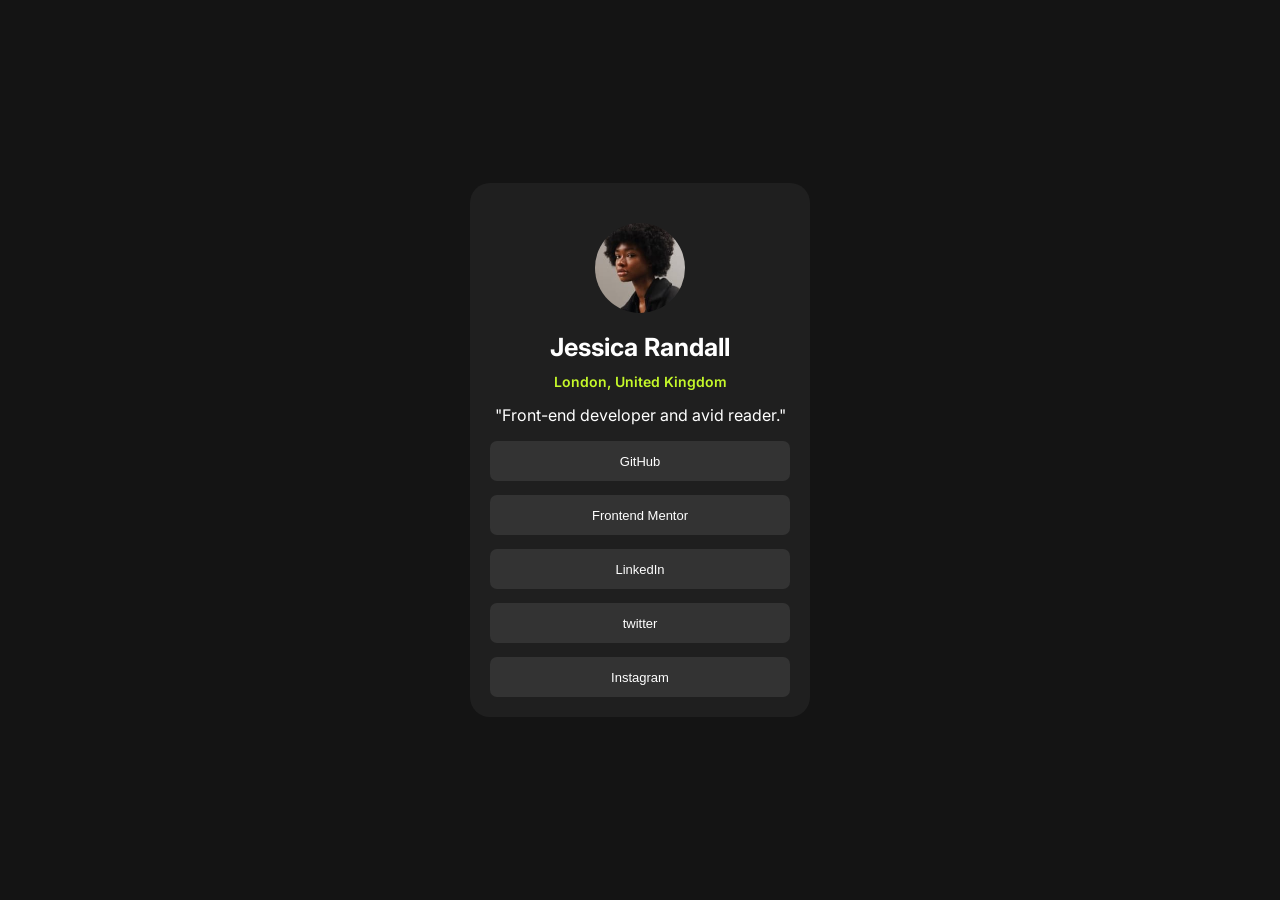
<file: index.html>
<!DOCTYPE html>
<html lang="en">
<head>
  <meta charset="UTF-8">
  <meta name="viewport" content="width=device-width, initial-scale=1.0"> <!-- displays site properly based on user's device -->
<link rel="preconnect" href="https://fonts.googleapis.com">
<link rel="preconnect" href="https://fonts.gstatic.com" crossorigin>
<link href="https://fonts.googleapis.com/css2?family=Inter:ital,opsz,wght@0,14..32,100..900;1,14..32,100..900&display=swap" rel="stylesheet">
  <link rel="icon" type="image/png" sizes="32x32" href="./assets/images/favicon-32x32.png">
  
  <title>Frontend Mentor | Social links profile</title>
<link rel="stylesheet" href="style.css">
  
</head>
<body>
<div class="wrapper">
  <div class="avatar">
<img src="/assets/images/avatar-jessica.jpeg" alt="">

  </div>
  <div class="text">
  <h3>Jessica Randall</h3>
  <h4>London, United Kingdom</h4>
  </div>
 <p> "Front-end developer and avid reader."</p>
<div class="btn">
  <button>GitHub</button>
  <button>Frontend Mentor</button>
  <button>LinkedIn</button>
  <button>twitter</button>
 <button>Instagram</button> 
  </div>
  </div>
 
</body>
</html>
</file>
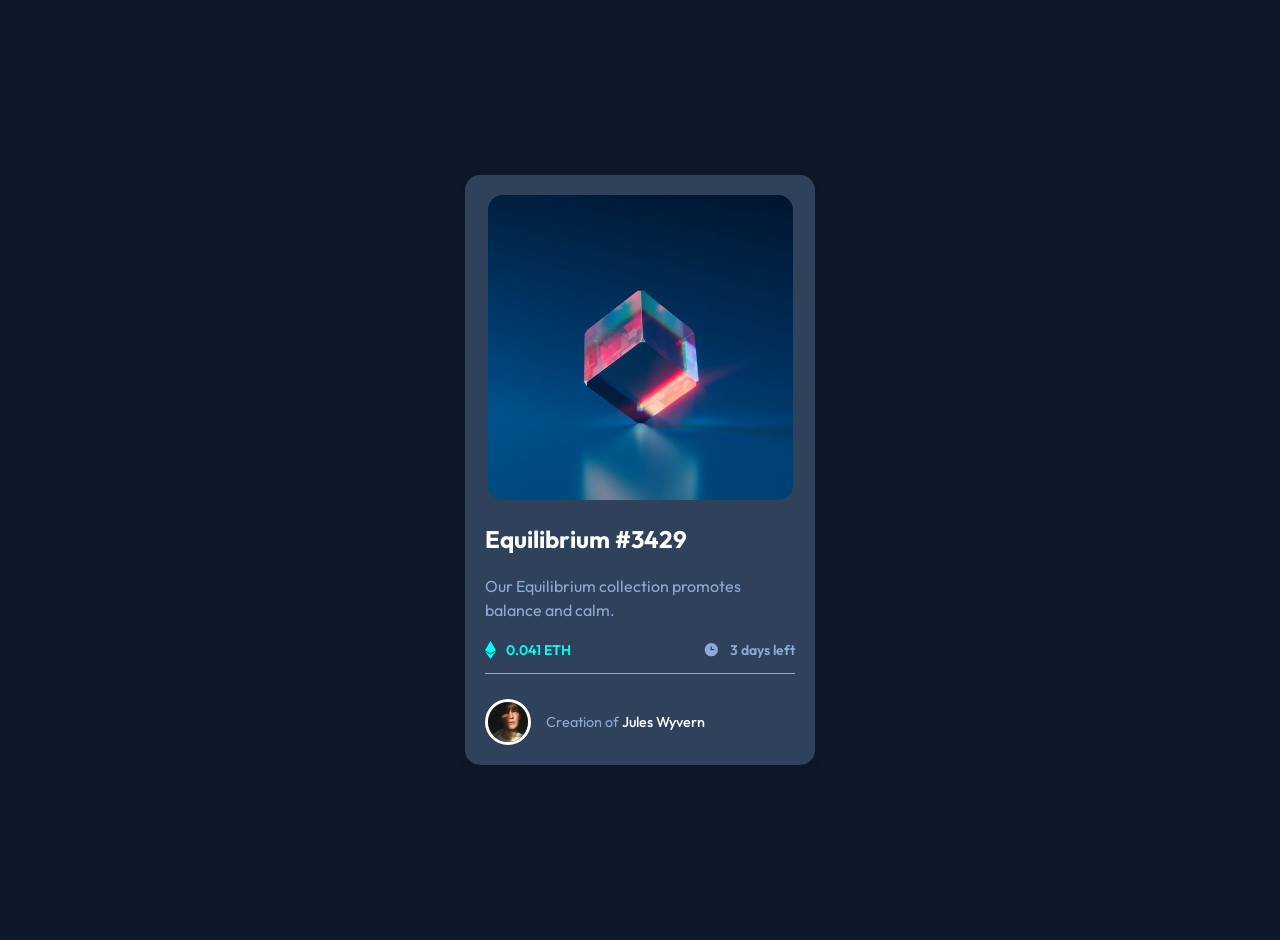
<file: nft-preview-card-component-main/index.html>
<!DOCTYPE html>
<html lang="en">
<head>
  <meta charset="UTF-8">
  <meta name="viewport" content="width=device-width, initial-scale=1.0"> <!-- displays site properly based on user's device -->
<link rel="preconnect" href="https://fonts.googleapis.com">
<link rel="preconnect" href="https://fonts.gstatic.com" crossorigin>
<link href="https://fonts.googleapis.com/css2?family=Outfit:wght@100..900&display=swap" rel="stylesheet">
  <link rel="icon" type="image/png" sizes="32x32" href="./images/favicon-32x32.png">
  
  <title>Frontend Mentor | NFT preview card component</title>
<link rel="stylesheet" href="style.css">
  
</head>
<body>
<div class="card">
  <img class="equilibrium" src="./images/image-equilibrium.jpg" alt="Equilibrium">
  <h1>Equilibrium #3429</h1>
  <p class="description">Our Equilibrium collection promotes balance and calm.</p>
  <div class="price">
  <div class="eth">
    <img src="./images/icon-ethereum.svg" alt="Ethereum" class="ethereum">
    <p>0.041 ETH</p> 
  </div>
  <div class="time">
    <img src="./images/icon-clock.svg" alt="Clock" class="clock">
    <p>3 days left</p>
  </div>
  </div>
  
  <div class="creator">
    <img src="./images/image-avatar.png" alt="Jules Wyvern" class="avatar">
    <p>Creation of <span class="name">Jules Wyvern</span></p>
  </div>







</div>
</body>
</html>
</file>
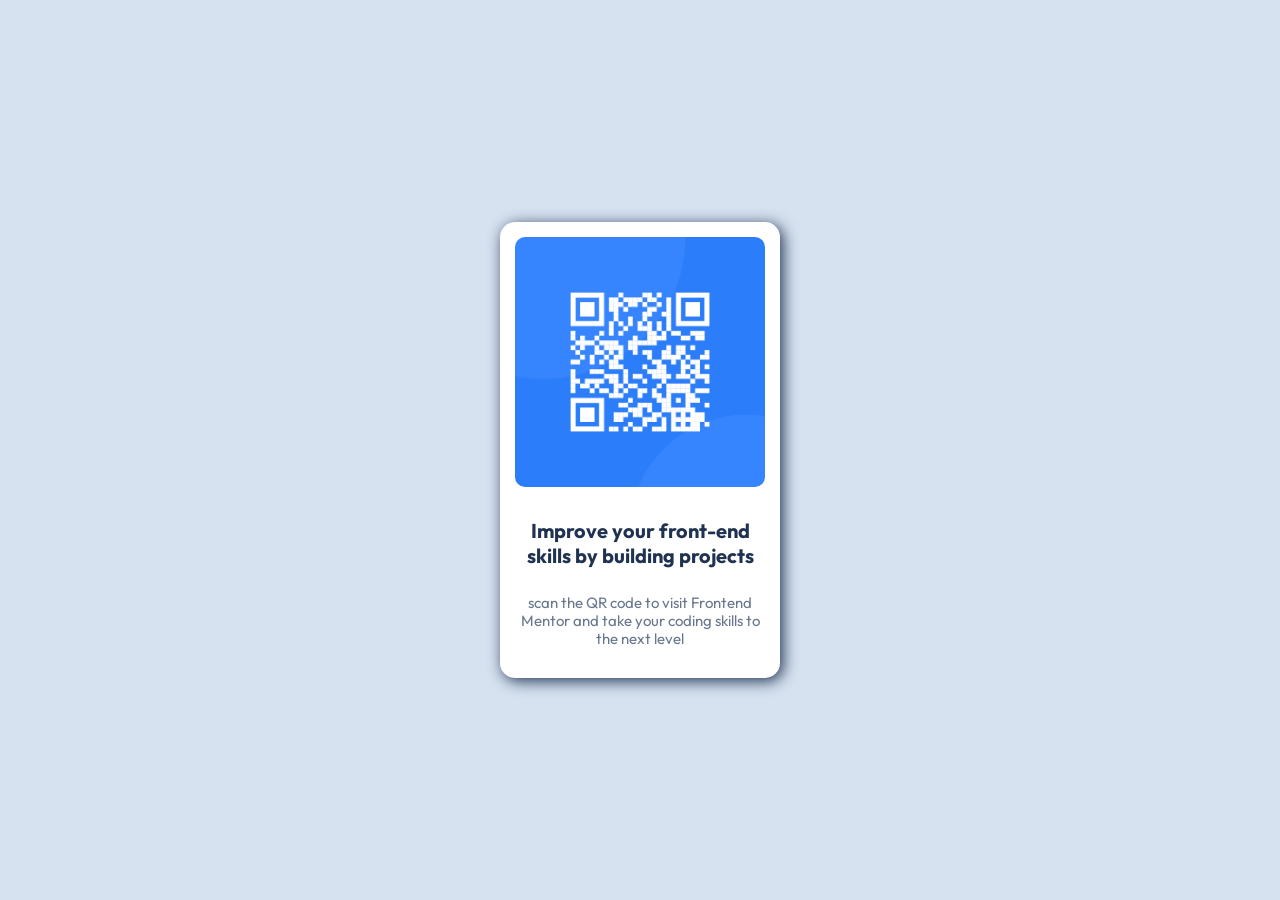
<file: qr-code-component-main/qr-code-component-main/index.html>
<!DOCTYPE html>
<html lang="en">
<head>
    <meta charset="UTF-8">
    <meta name="viewport" content="width=device-width, initial-scale=1.0">
    <link rel="icon" type="image/png" sizes="32x32" href="/qr-code-component-main/images/favicon-32x32.png">
    <link rel="preconnect" href="https://fonts.googleapis.com">
<link rel="preconnect" href="https://fonts.gstatic.com" crossorigin>
<link href="https://fonts.googleapis.com/css2?family=Outfit:wght@100..900&display=swap" rel="stylesheet">
    <title>FrontendMentor | QR code component</title>
    <link rel="stylesheet" href="style.css">
</head>
<body>
    <div class="qr-container">
    <div class="pics">
        <img src="images/image-qr-code.png" alt="qr code">
    </div>
    <h4>Improve your front-end  skills by building projects</h4>
</p>
<p class="ffs">scan the QR code to visit Frontend Mentor and take your coding skills to  the next level</p>
</div>

</body>
</html>
</file>
<file: style.css>
body{
    margin: 0;
    display: flex;
    flex-direction: column;
    justify-content: center;
    align-items: center;
    height: 100vh;
    font-family: "inter",sans-serif;
    background-color:  hsl(0, 0%, 8%);
    overflow: hidden;
}
.wrapper{
    width: 300px;
    background-color: blueviolet;
    border-radius: 20px;
    text-align: center;
padding: 20px;
background-color:hsl(0, 0%, 12%);
}
.avatar img{
    width: 90px;
    border-radius: 50%;
    margin-top: 20px;
}
h3{
    color: white;
    font-weight:700 ;
    font-size: 25px;
}
.text{
line-height: 10px;
}
h4{
    font-weight: 600;
    font-size: 14px;
    color: hsl(75, 94%, 57%);
}
.btn{
    display: flex;
    flex-direction: column;
    gap: 14px;
    
}
button{
    height: 40px;
    text-align: center;
    font-weight: 400;
    font-size: 13px;
    background-color:hsl(0, 0%, 20%);
    border: none;
    border-radius: 7px;
    color: white;
}
button:hover{
    background-color: hsl(75, 94%, 57%);
    color: black;
}
p{
    color: white;
    font-weight: 400;
}



/*



medial query





*/

@media screen and (max-width: 375px) {


body{
    margin: 0;
    display: flex;
    flex-direction: column;
    justify-content: center;
    align-items: center;
    overflow: hidden;
    font-family: "inter",sans-serif;
    background-color:  hsl(0, 0%, 8%);
}
.wrapper{
    width: 270px;
    
    border-radius: 20px;
    text-align: center;
padding: 20px;
background-color:hsl(0, 0%, 12%);
}
.avatar img{
    width: 90px;
    border-radius: 50%;
    margin-top: 20px;
}
h3{
    color: white;
    font-weight:700 ;
    font-size: 25px;
}
.text{
line-height: 10px;
}
h4{
    font-weight: 600;
    font-size: 14px;
    color: hsl(75, 94%, 57%);
}
.btn{
    display: flex;
    flex-direction: column;
    gap: 14px;
    padding-bottom: 10px;
    
}
button{
    height: 40px;
    text-align: center;
    font-weight: 400;
    font-size: 13px;
    background-color:hsl(0, 0%, 20%);
    border: none;
    border-radius: 7px;
    color: white;
}
button:hover{
    background-color: hsl(75, 94%, 57%);
    color: black;
}
p{
    color: white;
    font-weight: 400;
    font-size: 14px;
}




}
</file>
<file: nft-preview-card-component-main/style.css>
body{
    background-color:hsl(217, 54%, 11%);
    font-family: 'Outfit', sans-serif;
    margin: 0;
    padding: 20px;
    display: flex;
    justify-content: center;
    height: 100vh;
}
.card {
    background-color:hsl(215, 32%, 27%);
    border-radius: 15px;
    box-shadow: 0 4px 8px rgba(0, 0, 0, 0.1);
    max-width: 350px;
    margin: auto;
    overflow: hidden;
}
.card .equilibrium {
    width: 87%;
    height: 100%;
    object-fit: cover;
    border-radius: 15px;
    margin-top: 20px;
    margin-left: 23px;

}

h1 {
    color: hsl(0, 0%, 100%);
    font-size: 24px;
    margin: 20px;
}
h1:hover {
    color: hsl(178, 100%, 50%);
    cursor: pointer;
}
.card .description {
    color: hsl(215, 51%, 70%);
    font-size: 16px;
    margin: 0 20px 20px;
    line-height: 1.5;
}
 .price {
    display: flex;
    justify-content: space-between;
    align-items: center;
    font-size: 1.2em;
    margin: 0 20px 20px;
    margin-top: -15px;
    font-size:14px;
    border-bottom: 1px solid hsl(215, 51%, 70%);
}
.price .eth{
    display: flex;
    align-items: center;
    color: hsl(178, 100%, 50%);
    gap: 10px;
    font-weight: 600;
}
.price .time {
    display: flex;
    align-items: center;
    color: hsl(215, 51%, 70%);
    gap: 10px;
    font-weight: 600;
}
.creator {
    display: flex;
    align-items: center;
    gap: 15px;
    padding: 20px;
    margin-top: -15px;
}
.creator .avatar {
    width: 40px;
    height: 40px;
    border-radius: 50%;
    border: 3px solid hsl(0, 0%, 100%);
}
.creator .name {
    color: hsl(0, 0%, 100%);
    font-weight: 500;
}
.creator p {
    color: hsl(215, 51%, 70%);
    font-size: 0.9em;
    margin: 0;
}
.creator .name:hover {
    color: hsl(178, 100%, 50%);
    cursor: pointer;
}
</file>
<file: qr-code-component-main/qr-code-component-main/style.css>
* {
  font-family: "Outfit", sans-serif;}

body{
    margin: 0;
    display: flex;
    flex-direction: column;
    justify-content: center;
    align-items: center;
    height: 100vh;
    overflow: hidden;
    background-color: hsl(212, 45%, 89%);
font-family: "outfit",sans-serif;
}
.qr-container{
    width: 250px;
    background-color: white;
    padding: 15px;
    border-radius: 15px;
    box-shadow: 3px 3px 15px 0 hsl(218, 44%, 22%); 
}

img{
    width: 250px;
    border-radius: 10px;
            
}

h4{
    
    font-size: 20px;
    font-weight: 700;
    color: hsl(218, 44%, 22%);
    text-align: center;
    
    
}
p{
    font-size: 15px;
    text-align: center;
    color: hsl(216, 15%, 48%);
    line-height: 18px;
}








/* media query */
@media screen and (max-width: 375px) {
 body {
   padding: 0;
    margin: 0;
    display: flex;
    justify-content: center;
    align-items: center;
    background-color: hsl(212, 45%, 89%);
    overflow: hidden;
    font-family: "outfit",sans-serif;}

.qr-container{
    width: 280px;
    background-color: white;
    padding: 15px;
    border-radius: 15px;
    box-shadow: 3px 3px 15px 0 hsl(218, 44%, 22%); 
}
img{
    width: 275px;
    border-radius: 10px;}
    h4{
    
    font-size: 23px;
    font-weight: 700;
    color: hsl(218, 44%, 22%);
    text-align: center;
    
    
}
p{
    font-size: 18px;
    text-align: center;
    color: hsl(216, 15%, 48%);
    line-height: 18px;
}

    
}
</file>
